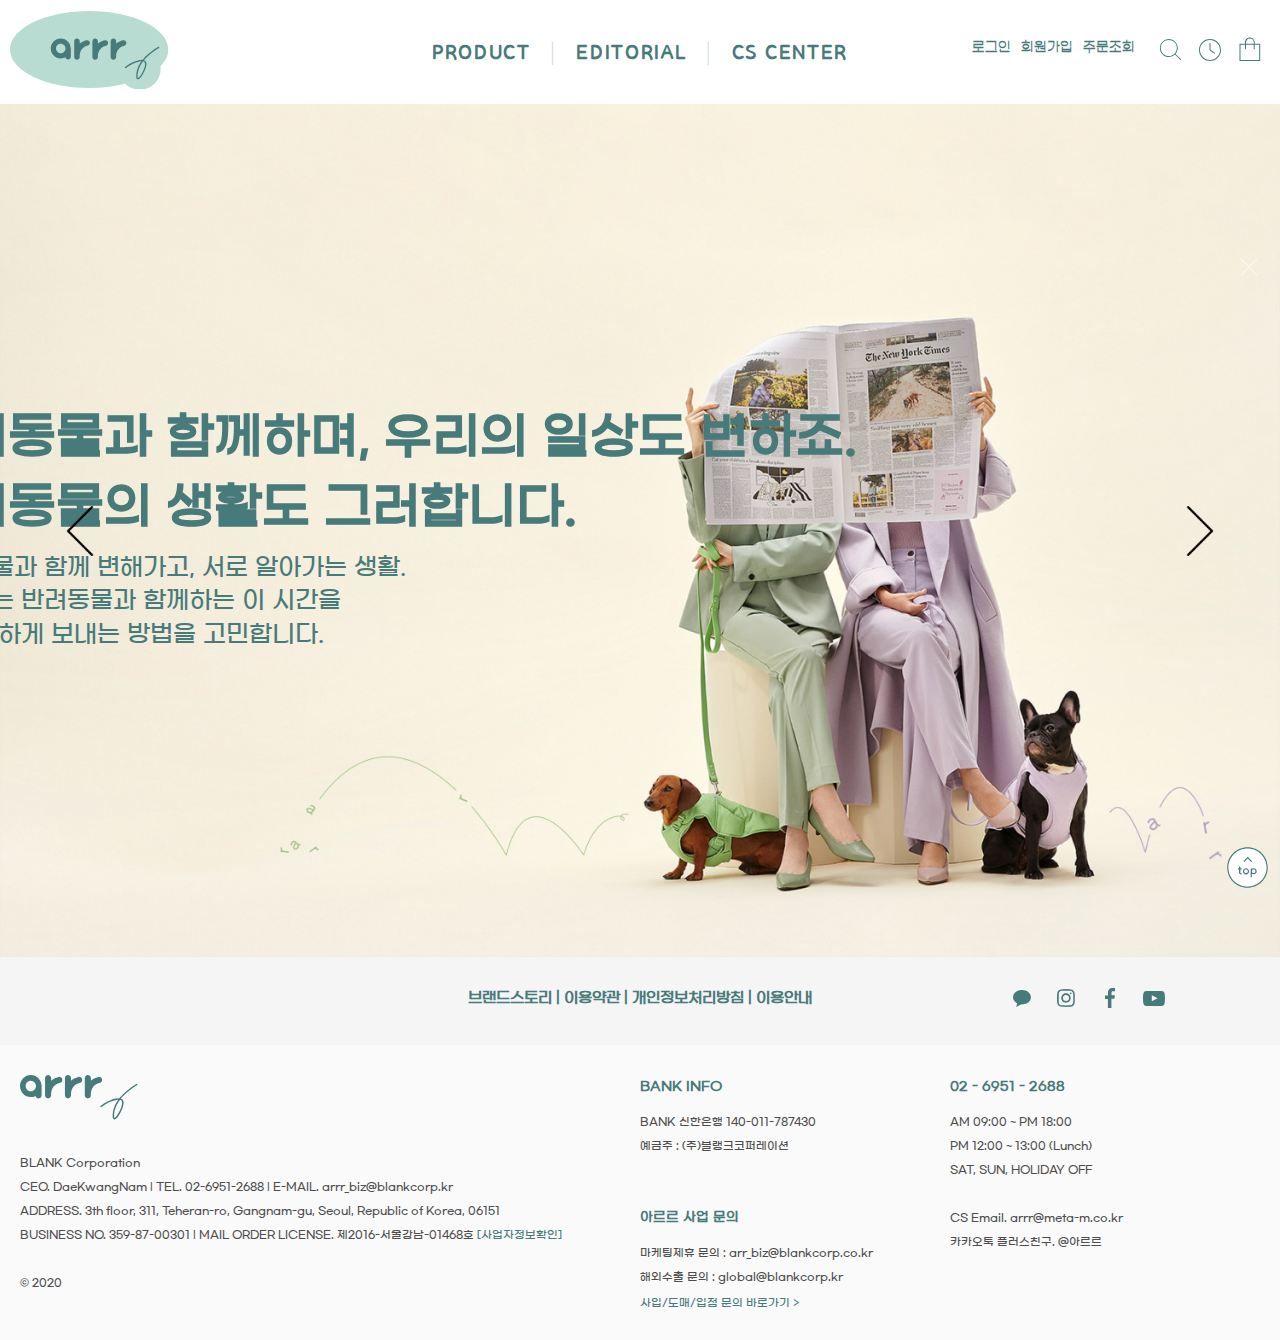
<file: arr_mini_project/arrr_about_info.html>
<!DOCTYPE html>
<html lang="en">
<head>
    <meta charset="UTF-8">
    <meta name="viewport" content="width=device-width, initial-scale=1.0">
    <script src="https://ajax.googleapis.com/ajax/libs/jquery/3.6.0/jquery.min.js"></script>
    <title>아르르 arrr_about</title>
    <style>
        @import url('./arrr_header.css');
        @import url('./arrr_about_info.css');
        @import url('./arrr_footer.css');
    </style>
    <style>
        @font-face {
            font-family: GmarketSansTTFLight;
            src: url("./fonts/GmarketSansTTFLight.ttf");
        }
        @font-face {
            font-family: GmarketSansTTFMedium;
            src: url("./fonts/GmarketSansTTFMedium.ttf");
        }
        @font-face {
            font-family: GmarketSansTTFBold;
            src: url("./fonts/GmarketSansTTFBold.ttf");
        }
        @font-face {
            font-family: MapoPeacefull;
            src: url('./fonts/MapoPeacefull.ttf');
        }
    </style>
    <!-- 기본 적용 css -->
    <style>
        *{
            margin: 0;
            padding: 0;
        }
        ul, li , a{
		    list-style: none;
            text-decoration: none;
	    }
    </style>
<!-- script 서유빈 작성 -->   
    <script>
        $(pageLoadedHandler)
        function pageLoadedHandler(){
            //돋보기 버튼을 눌렀을 때
            $("#searchbtn").on("click",function(){
                $("#search_div").slideDown();      // 검색창이 내려오게
                $("#cancel_btn_img").on("click",function(){ // x버튼을 누르면
                    $("#search_div").slideUp();             // 검색창이 올라가게
                });
                $("#minus_header").on("click",function(){   // 헤더 제외 section을 눌러도
                    $("#search_div").slideUp();             // 검색창이 올라가게
                });
            });
        }
    </script>
</head>
<body bgcolor="f5f5f5">
<!-- header 서유빈 작성 -->
    <header>
        <div id="header_all">
            <div id="logo">
                <a href="./arrr_main.html">
                    <img src="./images/logo.svg">
                </a>
            </div> 
            <div id="menu">   
                <ul>
                    <li class="main_menu" id="product"> 
                        <h3 class="main_menu_name">PRODUCT</h3>
                        <ul class="dropdown_menu">
                            <li><a href="#">all</a></li>
                            <li><a href="#">new</a></li>
                            <li><a href="#">living</a></li>
                            <li><a href="#">walking</a></li>
                            <li><a href="#">clean</a></li>
                            <li><a href="#">food</a></li>
                            <li><a href="#">sale</a></li>
                        </ul>
                    </li>
                    <li class="main_menu">
                        <h3 class="main_menu_name">│</h3>
                        <ul class="dropdown_menu">
                            <li><li>
                        </ul>
                    </li>
                    <li class="main_menu" id="editorial">
                        <h3 class="main_menu_name">EDITORIAL</h3>
                        <ul class="dropdown_menu">
                            <li><a href="#">about</a></li>
                            <li><a href="#">lookbook </a></li>
                            <li><a href="#">journal</a></li>
                        </ul>
                    </li>
                    <li class="main_menu">
                        <h3 class="main_menu_name">│</h3>
                        <ul class="dropdown_menu">
                            <li><li>
                        </ul>
                    </li>
                    <li class="main_menu" id="cscenter">
                        <h3 class="main_menu_name">CS CENTER</h3>
                        <ul class="dropdown_menu">
                            <li><a href="#">cs home</a></li>
                            <li><a href="#">review</a></li>
                            <li><a href="#">event</a></li>
                            <li><a href="#">notice</a></li>
                            <li><a href="#">faq</a></li>
                            <li><a href="#">q&a</a></li>
                        </ul>
                    </li>
                </ul>
            </div>
            <div id="sub">
                <ul>
                    <li class="sub_menu">
                        <a href="./arrr_login_info.html">로그인</a>
                    </li>
                    <li class="sub_menu">
                        <a href="./arrr_login_info.html">회원가입</a>
                    </li>
                    <li class="sub_menu">
                        <a href="./arrr_order_info.html">주문조회</a>
                    </li>
                </ul>
            </div>
            <div id="ct">
                <ul>
                    <li class="content_menu">
                        <a href="#"><img src="./images/ico_search.svg" id="searchbtn"></a>
                    </li>
                    <li class="content_menu">
                        <a href="#"><img src="./images/ico_recent.svg"></a>
                    </li>
                    <li class="content_menu">
                        <a href="#"><img src="./images/ico_cart.svg"></a>
                    </li>
                </ul>
            </div>

            <div id="search_div">
                <div id="search_cancel">
                    <a href="#"><img src="./images/ico_close.svg" id="cancel_btn_img"></a>
                </div>
                <div id="s_d">
                    <div>
                        <input type="text" name="search" value=" ">
                        <img src="./images/ico_search.svg">
                    </div>
                    <p>추천 검색어</p>
                    <div>
                        <a href="#"><input type="button" value="UFO 넥카라"></a>
                        <a href="#"><input type="button" value="고잉백"></a>
                        <a href="#"><input type="button" value="꿀잠 방석"></a>
                        <a href="#"><input type="button" value="논슬립 슬라이드 계단"></a>
                    </div>
                </div>
            </div>
            <div id="back">
            </div>
        </div>
    </header>
<!-- content 황선애 작성 -->
<div class="about">
	<input type="radio" name="slide" id="slide01" checked>
	<input type="radio" name="slide" id="slide02">
	<input type="radio" name="slide" id="slide03">
	<div class="about-wrap">
		<ul class="slidelist">
			<li>
				<a>
					<label for="slide03" class="left"></label>
					<div class="textbox">
						<h3>반려동물과 함께하며, 우리의 일상도 변하죠.
							<br/>
							반려동물의 생활도 그러합니다.</h3>
                                <p >반려동물과 함께 변해가고, 서로 알아가는 생활.<br/>
                                아르르는 반려동물과 함께하는 이 시간을 <br/>
                                더 행복하게 보내는 방법을 고민합니다.</p>
						<br>
					</div>
					<img src="./images/about_1.jpg">
					<label for="slide02" class="right"></label>
				</a>
			</li>
			<li>
				<a>
					<label for="slide01" class="left"></label>
					<div class="textbox">
						<h3 class="hgg">반려동물과 반려인이 서로의 '다움'을 
                            <br/>지킬 수 있는 라이프 스타일 브랜드.</h3>
                                <p>반려동물의 본능과 편의를 지켜주면서 반려인의 생활도 고려할 수는 없을까요? <br/>
                                서로의 삶에 필요한 기능성을 갖추면서, 취향까지 만족시키는 디테일. <br/>
                                우리의 함께를 보다 현명하게. <br/>
                                진정한 의미로 함께하는 아르르 라이프 스타일을 시작 해보세요.</p>
					</div>
					<img src="./images/about_2.jpg">
					<label for="slide03" class="right"></label>
				</a>
			</li>
			<li>
				<a>
					<label for="slide02" class="left"></label>
					<div class="textbox">
						<h3 class="hgg">아르르만의 다양한 <br/>시그니쳐 색상으로의 초대.</h3>
                            <p>아르르만의 시그니쳐 컬러와 함께하는 모든 순간들. <br/>
                            반려생활에서 찾아 볼 수 없었던 색상들로 <br/>
                            함께하는 일상을 다채롭게 채워 보세요.</p>
                                </div>
					<img src="./images/about_3.jpg">
					<label for="slide01" class="right"></label>
				</a>
			</li>
		</ul>
	</div>
</div>  
        
<!-- footer 이소윤 작성 -->
        <footer>
                <div id="fixedToTop">
                    <a href="#header_all" class="totop">
                        <img src="./images/btn_top.svg">
                    </a>
                </div>
                <div class="footerTop">
                    <div class="footerTop_space">&nbsp;</div>
                    <div class="footerTop_text">
                        <a href="#1">브랜드스토리 | </a>
                        <a href="#1"> 이용약관 | </a>
                        <a href="#1"> 개인정보처리방침 | </a>
                        <a href="#1"> 이용안내</a>
                    </div>
                    <div class="footerTop_icon">
                        <a class="social_icon" href="//pf.kakao.com/_Gxgbas/chat" target="_blank">
                            <img src="./images/ico_kakaotalk.svg">
                        </a>
                        <a class="social_icon" href="https://www.instagram.com/arrr_official/" target="_blank">
                            <img src="./images/ico_instagram.svg">
                        </a>
                        <a class="social_icon" href="https://www.facebook.com/Arrr-%EC%95%84%EB%A5%B4%EB%A5%B4-1665445193561447/" target="_blank">
                            <img src="./images/ico_facebook.svg">
                        </a>
                        <a class="social_icon" href="https://www.youtube.com/channel/UCQREukW3CURgQMAWnFsjW9Q" target="_blank">
                            <img src="./images/ico_youtube.svg">
                        </a>
                    </div>
                </div>
                <div class="footerBottom">
                    <div class="footerBottom_section1">
                        <h1>02 - 6951 - 2688</h1>
                        <div>
                            <p>AM 09:00 ~ PM 18:00</p>
                            <p>PM 12:00 ~ 13:00 (Lunch)</p>
                            <p>SAT, SUN, HOLIDAY OFF</p>
                            <br>
                            <p>CS Email. arrr@meta-m.co.kr</p>
                            <p>카카오톡 플러스친구. @아르르</p>
                        </div>
                    </div>
                    <div class="footerBottom_section2">
                        <h1>BANK INFO</h1>
                        <div>
                            <p>BANK 신한은행 140-011-787430</p>
                            <p>예금주 : (주)블랭크코퍼레이션</p>
                        </div>
                        <br>
                        <br>
                        <h1>아르르 사업 문의</h1>
                        <div>
                            <p>마케팅제휴 문의 : arr_biz@blankcorp.co.kr</p>
                            <p>해외수출 문의 : global@blankcorp.kr</p>
                            <a href="#1">사입/도매/입점 문의 바로가기 > </a>
                        </div>
                    </div>
                    <div class="footerBottom_section3">
                        <a href="./arrr_main.html">
                            <img src="./images/footer_logo.svg">
                        </a>
                        <p>BLANK Corporation</p>
                        <p>CEO. DaeKwangNam | TEL. 02-6951-2688 | E-MAIL. arrr_biz@blankcorp.kr</p>
                        <p>ADDRESS. 3th floor, 311, Teheran-ro, Gangnam-gu, Seoul, Republic of Korea, 06151</p>
                        <p>
                            BUSINESS NO. 359-87-00301 | MAIL ORDER LICENSE. 제2016-서울강남-01468호 
                            <a href="#1">[사업자정보확인]</a>
                        </p>
                        <br>
                        <p>&copy; 2020</p>
                    </div>
                </div>
        </footer>

    </div> <!-- minus_header 종료 -->
</body>
</html>
</file>
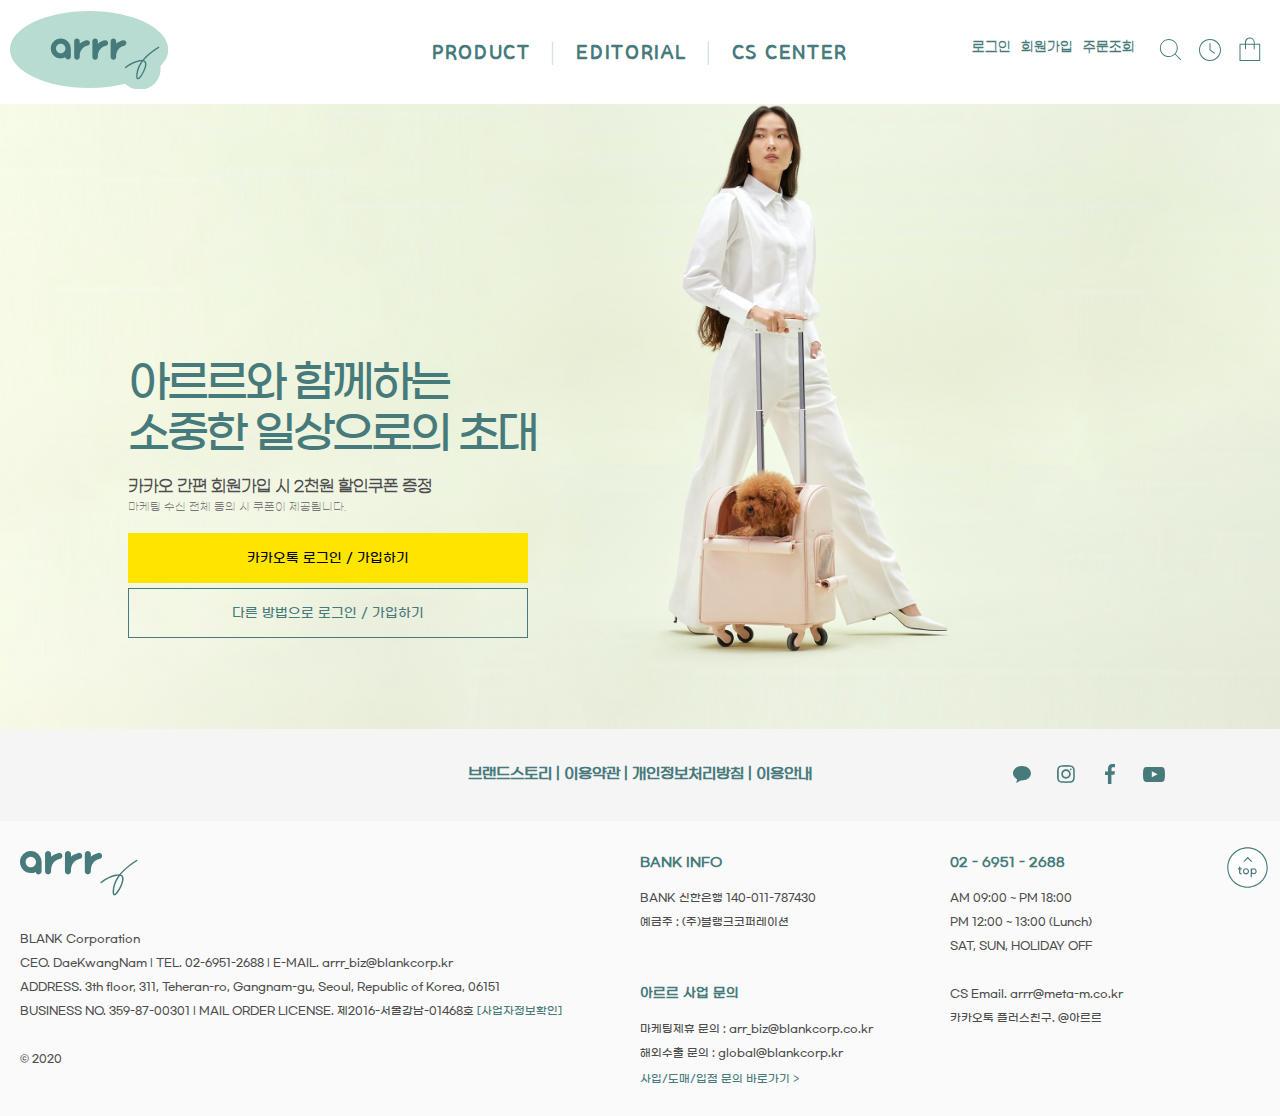
<file: arr_mini_project/arrr_login_info.html>
<!DOCTYPE html>
<html lang="en">
<head>
    <meta charset="UTF-8">
    <meta name="viewport" content="width=device-width, initial-scale=1.0">
    <script src="https://ajax.googleapis.com/ajax/libs/jquery/3.6.0/jquery.min.js"></script>
    <title>아르르 arrr_login</title>
    <style>
        @import url('./arrr_header.css');
        @import url('./arrr_login_info.css');
        @import url('./arrr_footer.css');
    </style>
    <style>
        @font-face {
            font-family: GmarketSansTTFLight;
            src: url("./fonts/GmarketSansTTFLight.ttf");
        }
        @font-face {
            font-family: GmarketSansTTFMedium;
            src: url("./fonts/GmarketSansTTFMedium.ttf");
        }
        @font-face {
            font-family: GmarketSansTTFBold;
            src: url("./fonts/GmarketSansTTFBold.ttf");
        }
        @font-face {
            font-family: MapoPeacefull;
            src: url('./fonts/MapoPeacefull.ttf');
        }
    </style>
    <!-- 기본 적용 css -->
    <style>
        *{
            margin: 0;
            padding: 0;
        }
        ul, li , a{
		    list-style: none;
            text-decoration: none;
	    }
    </style>
<!-- script 서유빈 작성 -->   
    <script>
        $(pageLoadedHandler)
        function pageLoadedHandler(){
            //돋보기 버튼을 눌렀을 때
            $("#searchbtn").on("click",function(){
                $("#search_div").slideDown();      // 검색창이 내려오게
                $("#cancel_btn_img").on("click",function(){ // x버튼을 누르면
                    $("#search_div").slideUp();             // 검색창이 올라가게
                });
                $("#minus_header").on("click",function(){   // 헤더 제외 section을 눌러도
                    $("#search_div").slideUp();             // 검색창이 올라가게
                });
            });
        }
    </script>
</head>
<body bgcolor="f5f5f5">
<!-- header 서유빈 작성 -->
    <header>
        <div id="header_all">
            <div id="logo">
                <a href="./arrr_main.html">
                    <img src="./images/logo.svg">
                </a>
            </div> 
            <div id="menu">   
                <ul>
                    <li class="main_menu" id="product"> 
                        <h3 class="main_menu_name">PRODUCT</h3>
                        <ul class="dropdown_menu">
                            <li><a href="#">all</a></li>
                            <li><a href="#">new</a></li>
                            <li><a href="#">living</a></li>
                            <li><a href="#">walking</a></li>
                            <li><a href="#">clean</a></li>
                            <li><a href="#">food</a></li>
                            <li><a href="#">sale</a></li>
                        </ul>
                    </li>
                    <li class="main_menu">
                        <h3 class="main_menu_name">│</h3>
                        <ul class="dropdown_menu">
                            <li><li>
                        </ul>
                    </li>
                    <li class="main_menu" id="editorial">
                        <h3 class="main_menu_name">EDITORIAL</h3>
                        <ul class="dropdown_menu">
                            <li><a href="#">about</a></li>
                            <li><a href="#">lookbook </a></li>
                            <li><a href="#">journal</a></li>
                        </ul>
                    </li>
                    <li class="main_menu">
                        <h3 class="main_menu_name">│</h3>
                        <ul class="dropdown_menu">
                            <li><li>
                        </ul>
                    </li>
                    <li class="main_menu" id="cscenter">
                        <h3 class="main_menu_name">CS CENTER</h3>
                        <ul class="dropdown_menu">
                            <li><a href="#">cs home</a></li>
                            <li><a href="#">review</a></li>
                            <li><a href="#">event</a></li>
                            <li><a href="#">notice</a></li>
                            <li><a href="#">faq</a></li>
                            <li><a href="#">q&a</a></li>
                        </ul>
                    </li>
                </ul>
            </div>
            <div id="sub">
                <ul>
                    <li class="sub_menu">
                        <a href="./arrr_login_info.html">로그인</a>
                    </li>
                    <li class="sub_menu">
                        <a href="./arrr_login_info.html">회원가입</a>
                    </li>
                    <li class="sub_menu">
                        <a href="./arrr_order_info.html">주문조회</a>
                    </li>
                </ul>
            </div>
            <div id="ct">
                <ul>
                    <li class="content_menu">
                        <a href="#"><img src="./images/ico_search.svg" id="searchbtn"></a>
                    </li>
                    <li class="content_menu">
                        <a href="#"><img src="./images/ico_recent.svg"></a>
                    </li>
                    <li class="content_menu">
                        <a href="#"><img src="./images/ico_cart.svg"></a>
                    </li>
                </ul>
            </div>

            <div id="search_div">
                <div id="search_cancel">
                    <a href="#"><img src="./images/ico_close.svg" id="cancel_btn_img"></a>
                </div>
                <div id="s_d">
                    <div>
                        <input type="text" name="search" value=" ">
                        <img src="./images/ico_search.svg">
                    </div>
                    <p>추천 검색어</p>
                    <div>
                        <a href="#"><input type="button" value="UFO 넥카라"></a>
                        <a href="#"><input type="button" value="고잉백"></a>
                        <a href="#"><input type="button" value="꿀잠 방석"></a>
                        <a href="#"><input type="button" value="논슬립 슬라이드 계단"></a>
                    </div>
                </div>
            </div>
            <div id="back">
            </div>
        </div>
    </header>
<!-- content 서유빈 작성 -->
    <div id="minus_header">
        <div id="login_section">
            <img src="./images/login_edit.jpg" id="login_photo">
            <div id="login_content">
                <p id="login_txt_1">
                    아르르와 함께하는
                    <br>
                    소중한 일상으로의 초대
                </p>
                <br>
                <p id="login_txt_2">
                    카카오 간편 회원가입 시 2천원 할인쿠폰 증정
                </p>
                <p id="login_txt_3">
                    마케팅 수신 전체 동의 시 쿠폰이 제공됩니다.
                </p>
                <div id="login_button">
                    <div>
                        <button type="button"><a href="#">카카오톡 로그인 / 가입하기</a></button>
                    </div>
                    <div>
                        <button type="button"><a href="#">다른 방법으로 로그인 / 가입하기</a></button>
                    </div>
                </div>
            </div>
        </div>
        
<!-- footer 이소윤 작성 -->
        <footer>
                <div id="fixedToTop">
                    <a href="#header_all" class="totop">
                        <img src="./images/btn_top.svg">
                    </a>
                </div>
                <div class="footerTop">
                    <div class="footerTop_space">&nbsp;</div>
                    <div class="footerTop_text">
                        <a href="#1">브랜드스토리 | </a>
                        <a href="#1"> 이용약관 | </a>
                        <a href="#1"> 개인정보처리방침 | </a>
                        <a href="#1"> 이용안내</a>
                    </div>
                    <div class="footerTop_icon">
                        <a class="social_icon" href="//pf.kakao.com/_Gxgbas/chat" target="_blank">
                            <img src="./images/ico_kakaotalk.svg">
                        </a>
                        <a class="social_icon" href="https://www.instagram.com/arrr_official/" target="_blank">
                            <img src="./images/ico_instagram.svg">
                        </a>
                        <a class="social_icon" href="https://www.facebook.com/Arrr-%EC%95%84%EB%A5%B4%EB%A5%B4-1665445193561447/" target="_blank">
                            <img src="./images/ico_facebook.svg">
                        </a>
                        <a class="social_icon" href="https://www.youtube.com/channel/UCQREukW3CURgQMAWnFsjW9Q" target="_blank">
                            <img src="./images/ico_youtube.svg">
                        </a>
                    </div>
                </div>
                <div class="footerBottom">
                    <div class="footerBottom_section1">
                        <h1>02 - 6951 - 2688</h1>
                        <div>
                            <p>AM 09:00 ~ PM 18:00</p>
                            <p>PM 12:00 ~ 13:00 (Lunch)</p>
                            <p>SAT, SUN, HOLIDAY OFF</p>
                            <br>
                            <p>CS Email. arrr@meta-m.co.kr</p>
                            <p>카카오톡 플러스친구. @아르르</p>
                        </div>
                    </div>
                    <div class="footerBottom_section2">
                        <h1>BANK INFO</h1>
                        <div>
                            <p>BANK 신한은행 140-011-787430</p>
                            <p>예금주 : (주)블랭크코퍼레이션</p>
                        </div>
                        <br>
                        <br>
                        <h1>아르르 사업 문의</h1>
                        <div>
                            <p>마케팅제휴 문의 : arr_biz@blankcorp.co.kr</p>
                            <p>해외수출 문의 : global@blankcorp.kr</p>
                            <a href="#1">사입/도매/입점 문의 바로가기 > </a>
                        </div>
                    </div>
                    <div class="footerBottom_section3">
                        <a href="./arrr_main.html">
                            <img src="./images/footer_logo.svg">
                        </a>
                        <p>BLANK Corporation</p>
                        <p>CEO. DaeKwangNam | TEL. 02-6951-2688 | E-MAIL. arrr_biz@blankcorp.kr</p>
                        <p>ADDRESS. 3th floor, 311, Teheran-ro, Gangnam-gu, Seoul, Republic of Korea, 06151</p>
                        <p>
                            BUSINESS NO. 359-87-00301 | MAIL ORDER LICENSE. 제2016-서울강남-01468호 
                            <a href="#1">[사업자정보확인]</a>
                        </p>
                        <br>
                        <p>&copy; 2020</p>
                    </div>
                </div>
        </footer>

    </div> <!-- minus_header 종료 -->
</body>
</html>
</file>
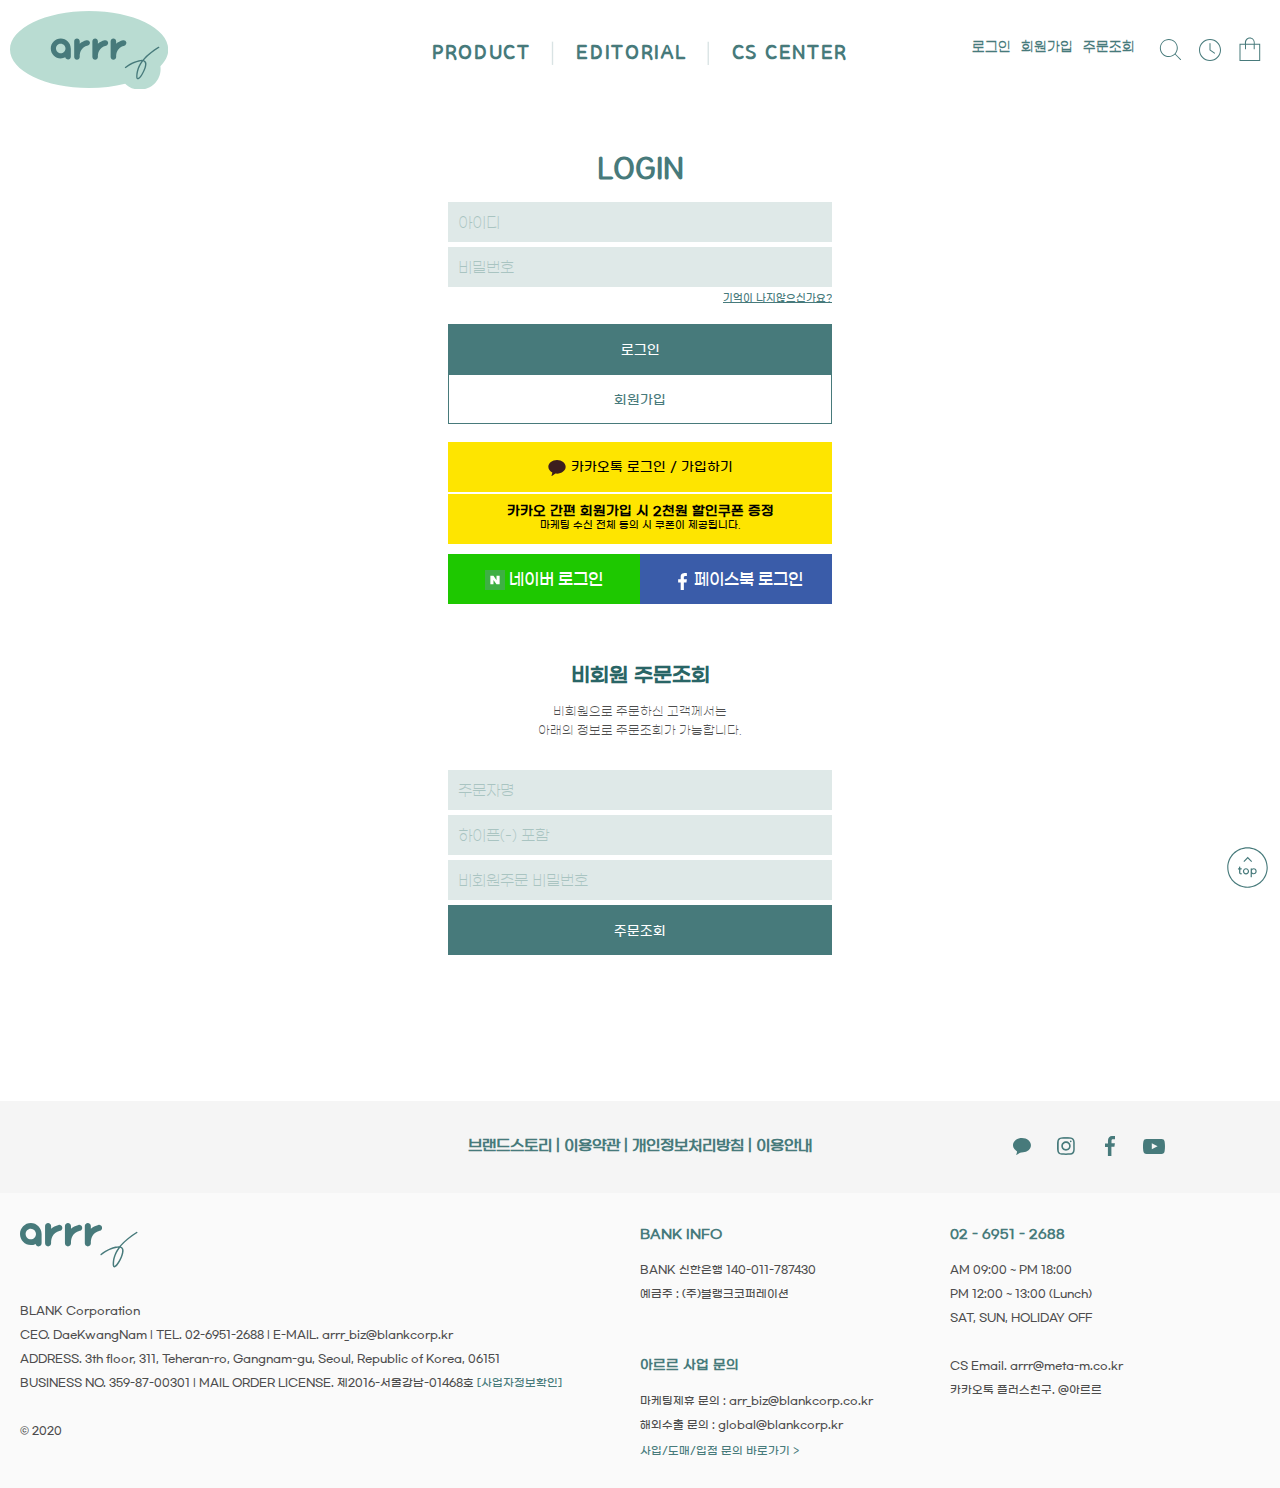
<file: arr_mini_project/arrr_order_info.html>
<!DOCTYPE html>
<html lang="en">
<head>
    <meta charset="UTF-8">
    <meta http-equiv="X-UA-Compatible" content="IE=edge">
    <meta name="viewport" content="width=device-width, initial-scale=1.0">
    <script src="https://ajax.googleapis.com/ajax/libs/jquery/3.6.0/jquery.min.js"></script>
    <title>아르르 arrr_주문조회</title>
    <style>
        @import url('./arrr_header.css');
        @import url('./arrr_order_info.css');
        @import url('./arrr_footer.css');
    </style>
    <style>
        @font-face {
            font-family: GmarketSansTTFLight;
            src: url("./fonts/GmarketSansTTFLight.ttf");
        }
        @font-face {
            font-family: GmarketSansTTFMedium;
            src: url("./fonts/GmarketSansTTFMedium.ttf");
        }
        @font-face {
            font-family: GmarketSansTTFBold;
            src: url("./fonts/GmarketSansTTFBold.ttf");
        }
        @font-face {
            font-family: MapoPeacefull;
            src: url("./fonts/MapoPeacefull.ttf");
        }
    </style>
    <!-- 기본 적용 css -->
    <style>
        *{
            margin: 0;
            padding: 0;
        }
        ul, li , a{
		    list-style: none;
            text-decoration: none;
	    }
    </style>
<!--  script 서유빈 작성 -->    
<script>
    $(pageLoadedHandler)
    function pageLoadedHandler(){
        //돋보기 버튼을 눌렀을 때
        $("#searchbtn").on("click",function(){
            $("#search_div").slideDown();      // 검색창이 내려오게
            $("#cancel_btn_img").on("click",function(){ // x버튼을 누르면
                $("#search_div").slideUp();             // 검색창이 올라가게
            });
            $("#minus_header").on("click",function(){   // 헤더 제외 section을 눌러도
                $("#search_div").slideUp();             // 검색창이 올라가게
            });
        });
    }
</script>
</head>
<body>
<!-- header 서유빈 작성 -->
    <header>
        <div id="header_all">
            <div id="logo">
                <a href="./arrr_main.html">
                    <img src="./images/logo.svg">
                </a>
            </div> 
            <div id="menu">   
                <ul>
                    <li class="main_menu" id="product"> 
                        <h3 class="main_menu_name">PRODUCT</h3>
                        <ul class="dropdown_menu">
                            <li><a href="#">all</a></li>
                            <li><a href="#">new</a></li>
                            <li><a href="#">living</a></li>
                            <li><a href="#">walking</a></li>
                            <li><a href="#">clean</a></li>
                            <li><a href="#">food</a></li>
                            <li><a href="#">sale</a></li>
                        </ul>
                    </li>
                    <li class="main_menu">
                        <h3 class="main_menu_name">│</h3>
                        <ul class="dropdown_menu">
                            <li><li>
                        </ul>
                    </li>
                    <li class="main_menu" id="editorial">
                        <h3 class="main_menu_name">EDITORIAL</h3>
                        <ul class="dropdown_menu">
                            <li><a href="#">about</a></li>
                            <li><a href="#">lookbook </a></li>
                            <li><a href="#">journal</a></li>
                        </ul>
                    </li>
                    <li class="main_menu">
                        <h3 class="main_menu_name">│</h3>
                        <ul class="dropdown_menu">
                            <li><li>
                        </ul>
                    </li>
                    <li class="main_menu" id="cscenter">
                        <h3 class="main_menu_name">CS CENTER</h3>
                        <ul class="dropdown_menu">
                            <li><a href="#">cs home</a></li>
                            <li><a href="#">review</a></li>
                            <li><a href="#">event</a></li>
                            <li><a href="#">notice</a></li>
                            <li><a href="#">faq</a></li>
                            <li><a href="#">q&a</a></li>
                        </ul>
                    </li>
                </ul>
            </div>
            <div id="sub">
                <ul>
                    <li class="sub_menu">
                        <a href="./arrr_login_info.html">로그인</a>
                    </li>
                    <li class="sub_menu">
                        <a href="./arrr_login_info.html">회원가입</a>
                    </li>
                    <li class="sub_menu">
                        <a href="./arrr_order_info.html">주문조회</a>
                    </li>
                </ul>
            </div>
            <div id="ct">
                <ul>
                    <li class="content_menu">
                        <a href="#"><img src="./images/ico_search.svg" id="searchbtn"></a>
                    </li>
                    <li class="content_menu">
                        <a href="#"><img src="./images/ico_recent.svg"></a>
                    </li>
                    <li class="content_menu">
                        <a href="#"><img src="./images/ico_cart.svg"></a>
                    </li>
                </ul>
            </div>

            <div id="search_div">
                <div id="search_cancel">
                    <a href="#"><img src="./images/ico_close.svg" id="cancel_btn_img"></a>
                </div>
                <div id="s_d">
                    <div>
                        <input type="text" name="search" value=" ">
                        <img src="./images/ico_search.svg">
                    </div>
                    <p>추천 검색어</p>
                    <div>
                        <a href="#"><input type="button" value="UFO 넥카라"></a>
                        <a href="#"><input type="button" value="고잉백"></a>
                        <a href="#"><input type="button" value="꿀잠 방석"></a>
                        <a href="#"><input type="button" value="논슬립 슬라이드 계단"></a>
                    </div>
                </div>
            </div>
            <div id="back">
            </div>
        </div>
    </header>

    <div id="minus_header">
<!-- content 이소윤 작성 -->
        <div id="member_order_section">
            <div id="member_page_title">
                <h2>LOGIN</h2>
            </div>
            <form action="#" method="post" id="member_info">
                <input type="text" name="id" placeholder="아이디">
                <input type="password" name="pwd" placeholder="비밀번호">
                <a href="#">기억이 나지않으신가요?</a>
                <div class="clear">
                    <div>
                        <button type="submit"><a href="#">로그인</a></button>
                    </div>
                    <div>
                        <button type="button"><a href="#">회원가입</a></button>
                    </div>
                </div>
                <br>
                <div id="sns_login">
                    <div>
                        <button type="button">
                            <a href="#">
                                <img src="./images/icon-kakao_login.svg" width="20" style="vertical-align: middle;">
                                카카오톡 로그인 / 가입하기
                            </a>
                        </button>
                    </div>
                    <div id="kakaoMsg">
                        <p>카카오 간편 회원가입 시 2천원 할인쿠폰 증정</p>
                        <p>마케팅 수신 전체 동의 시 쿠폰이 제공됩니다.</p>
                    </div>
                    <div id="naver_login">
                        <a href="#">
                            <img src="./images/icon_naver_login.svg" width="20" style="vertical-align: middle;">    
                            네이버 로그인
                        </a>
                    </div>
                    <div id="facebook_login">
                        <a href="#">
                            <img src="./images/icon_facebook_login.svg" width="20" style="vertical-align: middle;">
                            페이스북 로그인
                        </a>
                    </div>
                </div>
            </form>
        </div>
        <div id="nonmember_order_section">
            <div id="nonmember_page_title">
                <h3>비회원 주문조회</h3>
                <p>
                    비회원으로 주문하신 고객께서는
                    <br>
                    아래의 정보로 주문조회가 가능합니다.
                </p>
            </div>
            <form action="#" method="post" id="nonmember_info">
                <input type="text" id="order_name" placeholder="주문자명">
                <input type="text" id="order_id" placeholder="하이픈(-) 포함">
                <input type="password" id="order_pwd" placeholder="비회원주문 비밀번호">
                <button type="submit"><a href="#">주문조회</a></button>
            </form>
        </div>
<!-- footer 이소윤 작성 -->
        <footer>
            <footer>
                <div id="fixedToTop">
                    <a href="#header_all" class="totop">
                        <img src="./images/btn_top.svg">
                    </a>
                </div>
                <div class="footerTop" style="margin-top: 150px;">
                    <div class="footerTop_space">&nbsp;</div>
                    <div class="footerTop_text">
                        <a href="#1">브랜드스토리 | </a>
                        <a href="#1"> 이용약관 | </a>
                        <a href="#1"> 개인정보처리방침 | </a>
                        <a href="#1"> 이용안내</a>
                    </div>
                    <div class="footerTop_icon">
                        <a class="social_icon" href="//pf.kakao.com/_Gxgbas/chat" target="_blank">
                            <img src="./images/ico_kakaotalk.svg">
                        </a>
                        <a class="social_icon" href="https://www.instagram.com/arrr_official/" target="_blank">
                            <img src="./images/ico_instagram.svg">
                        </a>
                        <a class="social_icon" href="https://www.facebook.com/Arrr-%EC%95%84%EB%A5%B4%EB%A5%B4-1665445193561447/" target="_blank">
                            <img src="./images/ico_facebook.svg">
                        </a>
                        <a class="social_icon" href="https://www.youtube.com/channel/UCQREukW3CURgQMAWnFsjW9Q" target="_blank">
                            <img src="./images/ico_youtube.svg">
                        </a>
                    </div>
                </div>
                <div class="footerBottom">
                    <div class="footerBottom_section1">
                        <h1>02 - 6951 - 2688</h1>
                        <div>
                            <p>AM 09:00 ~ PM 18:00</p>
                            <p>PM 12:00 ~ 13:00 (Lunch)</p>
                            <p>SAT, SUN, HOLIDAY OFF</p>
                            <br>
                            <p>CS Email. arrr@meta-m.co.kr</p>
                            <p>카카오톡 플러스친구. @아르르</p>
                        </div>
                    </div>
                    <div class="footerBottom_section2">
                        <h1>BANK INFO</h1>
                        <div>
                            <p>BANK 신한은행 140-011-787430</p>
                            <p>예금주 : (주)블랭크코퍼레이션</p>
                        </div>
                        <br>
                        <br>
                        <h1>아르르 사업 문의</h1>
                        <div>
                            <p>마케팅제휴 문의 : arr_biz@blankcorp.co.kr</p>
                            <p>해외수출 문의 : global@blankcorp.kr</p>
                            <a href="#1">사입/도매/입점 문의 바로가기 > </a>
                        </div>
                    </div>
                    <div class="footerBottom_section3">
                        <a href="./arrr_main.html">
                            <img src="./images/footer_logo.svg">
                        </a>
                        <p>BLANK Corporation</p>
                        <p>CEO. DaeKwangNam | TEL. 02-6951-2688 | E-MAIL. arrr_biz@blankcorp.kr</p>
                        <p>ADDRESS. 3th floor, 311, Teheran-ro, Gangnam-gu, Seoul, Republic of Korea, 06151</p>
                        <p>
                            BUSINESS NO. 359-87-00301 | MAIL ORDER LICENSE. 제2016-서울강남-01468호 
                            <a href="#1">[사업자정보확인]</a>
                        </p>
                        <br>
                        <p>&copy; 2020</p>
                    </div>
                </div>
            </footer>
        </footer>
    </div> <!-- minus_header 종료 -->
</body>
</html>
</file>
